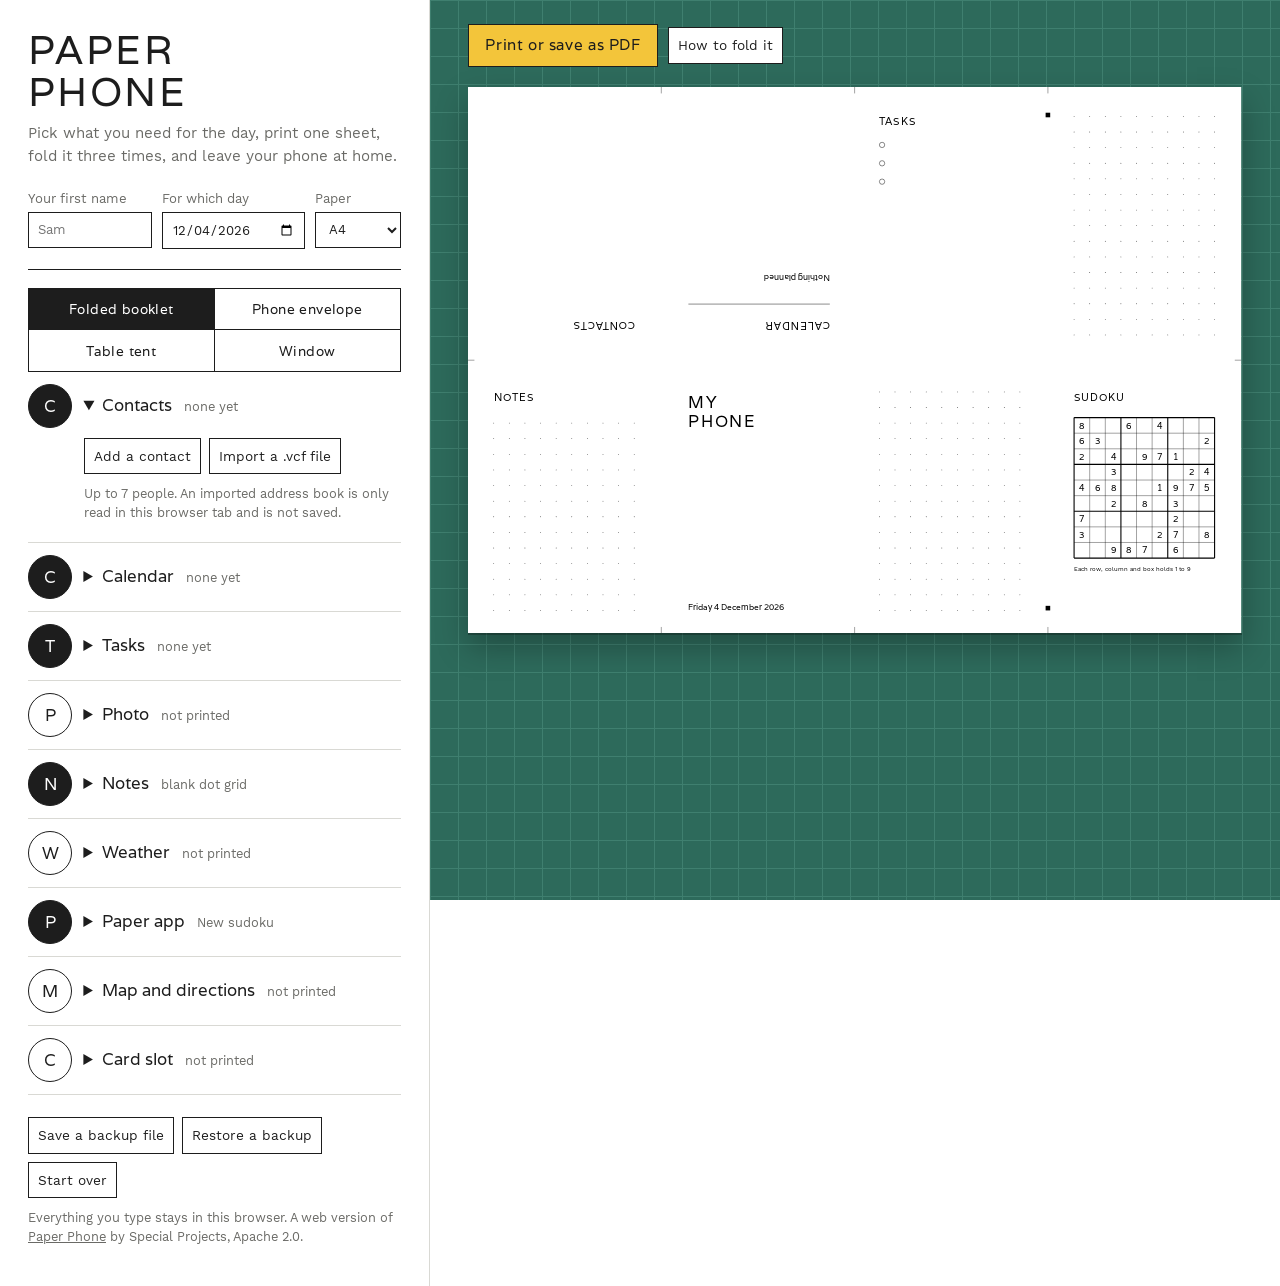
<file: index.html>
<!doctype html>
<html lang="en">
<head>
<meta charset="utf-8">
<meta name="viewport" content="width=device-width, initial-scale=1">
<title>Paper Phone</title>
<meta name="description" content="Print a one-page paper booklet with the contacts, plans and notes you need today, then leave your phone behind.">
<link rel="icon" href="data:image/svg+xml,%3Csvg xmlns=%27http://www.w3.org/2000/svg%27 viewBox=%270 0 32 32%27%3E%3Crect x=%277%27 y=%272%27 width=%2718%27 height=%2728%27 fill=%27%23fff%27 stroke=%27%231d1d1d%27 stroke-width=%272%27/%3E%3Cpath d=%27M11 9h10M11 14h10M11 19h6%27 stroke=%27%231d1d1d%27 stroke-width=%272%27/%3E%3C/svg%3E">
<link rel="stylesheet" href="css/app.css">
</head>
<body>
<main class="app">
  <div class="controls">
    <header class="intro">
      <h1>Paper Phone</h1>
      <p>Pick what you need for the day, print one sheet, fold it three times, and leave your phone at home.</p>
    </header>

    <div class="basics">
      <label>Your first name <input data-bind="name" autocomplete="given-name" maxlength="24" placeholder="Sam"></label>
      <label>For which day <input type="date" data-bind="date"></label>
      <label>Paper <select data-bind="paper"><option value="A4">A4</option><option value="Letter">US Letter</option></select></label>
    </div>

    <div class="sheetpick" role="group" aria-label="What to print">
      <button type="button" data-sheet="booklet" aria-pressed="true">Folded booklet</button>
      <button type="button" data-sheet="envelope" aria-pressed="false">Phone envelope</button>
      <button type="button" data-sheet="tent" aria-pressed="false">Table tent</button>
      <button type="button" data-sheet="window" aria-pressed="false">Window</button>
    </div>

    <section class="envbox" data-when="window">
      <p class="note lead">Cover the whole screen except one small window, and use only what fits in it: a clock, a focus timer, a camera, a compass, a list of steps, and a face. Turn your own case around so its camera hole sits over the screen, or print this paper sleeve with the same window.</p>
      <label>iPhone <select data-bind="win.model"><option value="iphone17pro">iPhone 17 Pro</option><option value="iphone17">iPhone 17</option></select></label>
      <p class="status" data-status="window" role="status"></p>
      <div class="row">
        <a class="filebtn" href="window.html">Open the Window app</a>
        <a class="filebtn" href="window-demo.html">Try it on this computer</a>
      </div>
      <p class="note">On the iPhone, open the Window app in Safari, choose Share, then Add to Home Screen, and start it from there so it fills the screen. The paper sleeve is open at the top and has a second opening on the back for the cameras.</p>
    </section>

    <section class="envbox" data-when="tent">
      <p class="note lead">A paper tent that covers everyone's phones for one meal. The last phone lies on top of the pile and lights the printed circles through the paper: it picks who answers, shows how long you have been at the table, and notices when a phone is picked up.</p>
      <label>Meal <input data-bind="tent.meal" maxlength="24" placeholder="Dinner"></label>
      <label>Who is at the table (2 to 8 names, one per line)
        <textarea data-bind="tent.names" rows="4" placeholder="Ann&#10;Ben&#10;Cleo&#10;Dan"></textarea></label>
      <label class="check"><input type="checkbox" data-check="tent.kids"> Children at the table</label>
      <label>Question for the table <textarea data-bind="tent.question" rows="2"></textarea></label>
      <div class="row"><button type="button" data-act="tent-question">Another question</button></div>
      <label>Game <select data-bind="tent.game" data-games></select></label>
      <label>Phone on top <select data-bind="env.model"><option value="a08">Samsung Galaxy A08</option><option value="pixel3a">Google Pixel 3a</option><option value="custom">Another phone (sizes under Phone envelope)</option></select></label>
      <p class="status" data-status="tent" role="status"></p>
      <p class="row"><a class="filebtn" href="tent-demo.html">Try the tent on this computer</a></p>
      <p class="note">The code printed on the tent opens <a href="tent.html">the tent page</a> on the phone. So that important calls still get through, that page asks everyone to switch on Do Not Disturb with starred contacts allowed before the phones go under.</p>
    </section>

    <section class="envbox" data-when="envelope">
      <p class="note lead">A paper sleeve for your phone. A keypad is printed over the screen and glows through the paper, so the phone only makes calls. The back carries your contacts or plans.</p>
      <label>Phone <select data-bind="env.model"><option value="a08">Samsung Galaxy A08</option><option value="pixel3a">Google Pixel 3a</option><option value="custom">Another phone (enter sizes)</option></select></label>
      <div class="sizes">
        <label>Height, mm <input type="number" step="0.1" min="100" max="200" data-bind="env.h"></label>
        <label>Width, mm <input type="number" step="0.1" min="50" max="100" data-bind="env.w"></label>
        <label>Thickness, mm <input type="number" step="0.1" min="5" max="15" data-bind="env.t"></label>
        <label>Screen, inches <input type="number" step="0.01" min="4" max="8" data-bind="env.diag"></label>
        <label>Screen ratio <input data-bind="env.ratio" placeholder="20:9"></label>
        <label>Screen starts, mm from top <input type="number" step="0.5" min="0" max="30" data-bind="env.bezel"></label>
      </div>
      <div class="sizes two">
        <label>Back of envelope, upper <select data-bind="env.backTop" data-panels></select></label>
        <label>Back of envelope, lower <select data-bind="env.backBottom" data-panels></select></label>
      </div>
      <p class="status" data-status="env" role="status"></p>
      <p class="row"><a class="filebtn" href="demo.html">Try the envelope on this computer</a></p>
      <p class="note">On the phone, open <a id="calllink" href="call.html">the keypad page</a> and press Start before sliding it into the envelope. If the printed circles sit above or below the glowing ones, change “Screen starts” by that many millimetres and print again.</p>
    </section>

    <div class="mods">
      <section class="mod" data-mod="contacts">
        <button class="dot" type="button" aria-pressed="false" aria-label="Include contacts">C</button>
        <details open><summary>Contacts <span class="hint"></span></summary>
          <div class="list" data-list="contacts"></div>
          <div class="row">
            <button type="button" data-act="add-contact">Add a contact</button>
            <button type="button" data-act="pick-contact" hidden>Choose from this phone</button>
            <label class="filebtn">Import a .vcf file <input type="file" accept=".vcf,text/vcard,text/x-vcard" data-file="vcf"></label>
          </div>
          <div class="imported" hidden>
            <input type="search" placeholder="Search imported contacts" aria-label="Search imported contacts">
            <ul></ul>
          </div>
          <p class="note">Up to 7 people. An imported address book is only read in this browser tab and is not saved.</p>
        </details>
      </section>

      <section class="mod" data-mod="calendar">
        <button class="dot" type="button" aria-pressed="false" aria-label="Include calendar">C</button>
        <details><summary>Calendar <span class="hint"></span></summary>
          <div class="list" data-list="events"></div>
          <div class="row">
            <button type="button" data-act="add-event">Add an event</button>
            <label class="filebtn">Import an .ics file <input type="file" accept=".ics,text/calendar" data-file="ics"></label>
          </div>
          <p class="note">The first 6 events are printed. Importing adds the events that fall on the day chosen above; export an .ics file from Google Calendar, Outlook or Apple Calendar.</p>
        </details>
      </section>

      <section class="mod" data-mod="tasks">
        <button class="dot" type="button" aria-pressed="false" aria-label="Include tasks">T</button>
        <details><summary>Tasks <span class="hint"></span></summary>
          <div class="list" data-list="tasks"></div>
          <div class="row"><button type="button" data-act="add-task">Add a task</button></div>
          <p class="note">Up to 9 tasks. Empty circles are added so you can write more by hand.</p>
        </details>
      </section>

      <section class="mod" data-mod="photo">
        <button class="dot" type="button" aria-pressed="false" aria-label="Include a photo">P</button>
        <details><summary>Photo <span class="hint"></span></summary>
          <div class="row">
            <label class="filebtn">Choose a picture <input type="file" accept="image/*" data-file="photo"></label>
            <button type="button" data-act="clear-photo">Remove picture</button>
          </div>
          <p class="note">A ticket, a screenshot, a face you like. It is printed in black and white; wide pictures are turned sideways to fill the panel.</p>
        </details>
      </section>

      <section class="mod" data-mod="notes">
        <button class="dot" type="button" aria-pressed="false" aria-label="Include notes">N</button>
        <details><summary>Notes <span class="hint"></span></summary>
          <label>Printed at the top of the notes panel (optional)
            <textarea data-bind="notesText" rows="3" placeholder="Leave empty for a blank dot grid"></textarea></label>
        </details>
      </section>

      <section class="mod" data-mod="weather">
        <button class="dot" type="button" aria-pressed="false" aria-label="Include weather">W</button>
        <details><summary>Weather <span class="hint"></span></summary>
          <label>Town or city <input data-bind="weather.query" placeholder="Lisbon" enterkeyhint="search"></label>
          <div class="row">
            <button type="button" data-act="weather-find">Get forecast</button>
            <button type="button" data-act="weather-here">Use my location</button>
            <label class="inline">Units <select data-bind="weather.unit"><option value="C">°C</option><option value="F">°F</option></select></label>
          </div>
          <p class="status" data-status="weather" role="status"></p>
          <p class="note">Forecast by Open-Meteo. No account or key needed.</p>
        </details>
      </section>

      <section class="mod" data-mod="paperapp">
        <button class="dot" type="button" aria-pressed="false" aria-label="Include a paper app">P</button>
        <details><summary>Paper app <span class="hint"></span></summary>
          <div class="apps" role="radiogroup" aria-label="Paper app"></div>
          <div class="row" data-show="puzzle"><button type="button" data-act="new-puzzle">Make a new puzzle</button></div>
          <div data-show="text">
            <label>Page title <input data-bind="paperapp.title" maxlength="20" placeholder="Shopping"></label>
            <label>Text <textarea data-bind="paperapp.text" rows="6" placeholder="Anything you want on paper: a list, a phrasebook, a poem"></textarea></label>
          </div>
        </details>
      </section>

      <section class="mod" data-mod="maps">
        <button class="dot" type="button" aria-pressed="false" aria-label="Include a map">M</button>
        <details><summary>Map and directions <span class="hint"></span></summary>
          <label>From <input data-bind="maps.from" placeholder="Rossio station, Lisbon"></label>
          <label>To <input data-bind="maps.to" placeholder="Castelo de São Jorge, Lisbon"></label>
          <div class="row">
            <label class="inline">Travel <select data-bind="maps.mode"><option value="foot">On foot</option><option value="bike">By bike</option><option value="car">By car</option></select></label>
            <button type="button" data-act="route">Get directions</button>
          </div>
          <p class="status" data-status="maps" role="status"></p>
          <p class="note">Printed on the back of the sheet, so print double sided (flip on the long edge). Map data from OpenStreetMap.</p>
        </details>
      </section>

      <section class="mod" data-mod="contactless">
        <button class="dot" type="button" aria-pressed="false" aria-label="Include card slot cut marks">C</button>
        <details><summary>Card slot <span class="hint"></span></summary>
          <p class="note">Adds four dotted cut lines around the paper app panel. Cut along them and the folded phone holds a bank or transit card.</p>
        </details>
      </section>
    </div>

    <footer class="foot">
      <div class="row">
        <button type="button" data-act="backup">Save a backup file</button>
        <label class="filebtn">Restore a backup <input type="file" accept=".json,application/json" data-file="backup"></label>
        <button type="button" data-act="reset">Start over</button>
      </div>
      <p class="note">Everything you type stays in this browser. A web version of <a href="https://experiments.withgoogle.com/paper-phone">Paper Phone</a> by Special Projects, Apache 2.0.</p>
    </footer>
  </div>

  <div class="mat">
    <div class="bar">
      <button type="button" class="primary" data-act="print">Print or save as PDF</button>
      <button type="button" data-act="fold">How to fold it</button>
      <span class="status" data-status="main" role="status"></span>
    </div>
    <div class="pages" id="pages"></div>
  </div>
</main>

<dialog id="fold">
  <h2>Folding your Paper Phone</h2>
  <ol>
    <li>Lay the sheet printed side down (map side up, if you printed one). Fold it in half like closing a book, so the print is on the outside.</li>
    <li>Fold the top edge down to the bottom edge, so the two small black squares meet on the inside.</li>
    <li>Fold in half once more, with your name on the front cover.</li>
  </ol>
  <p>If you added the card slot, cut along the four dotted lines before folding and tuck your card into the corners.</p>
  <p>For the phone envelope and the table tent, the steps are printed on the sheet itself.</p>
  <p>When printing, choose 100% scale (not “fit to page”) and no headers or footers. The booklet and the tent print landscape, the envelope portrait.</p>
  <form method="dialog"><button class="primary">Close</button></form>
</dialog>

<dialog id="reset">
  <h2>Start over?</h2>
  <p>This clears your name, contacts, events, tasks, picture and route from this browser. It cannot be undone.</p>
  <form method="dialog" class="row"><button class="primary" data-act="reset-yes">Clear everything</button><button>Keep my sheet</button></form>
</dialog>

<script src="js/tools.js"></script>
<script src="js/keypad.js"></script>
<script src="js/sheet.js"></script>
<script src="js/envelope.js"></script>
<script src="js/vendor/qrcode.js"></script>
<script src="js/tent.js"></script>
<script src="js/app.js"></script>
</body>
</html>
</file>
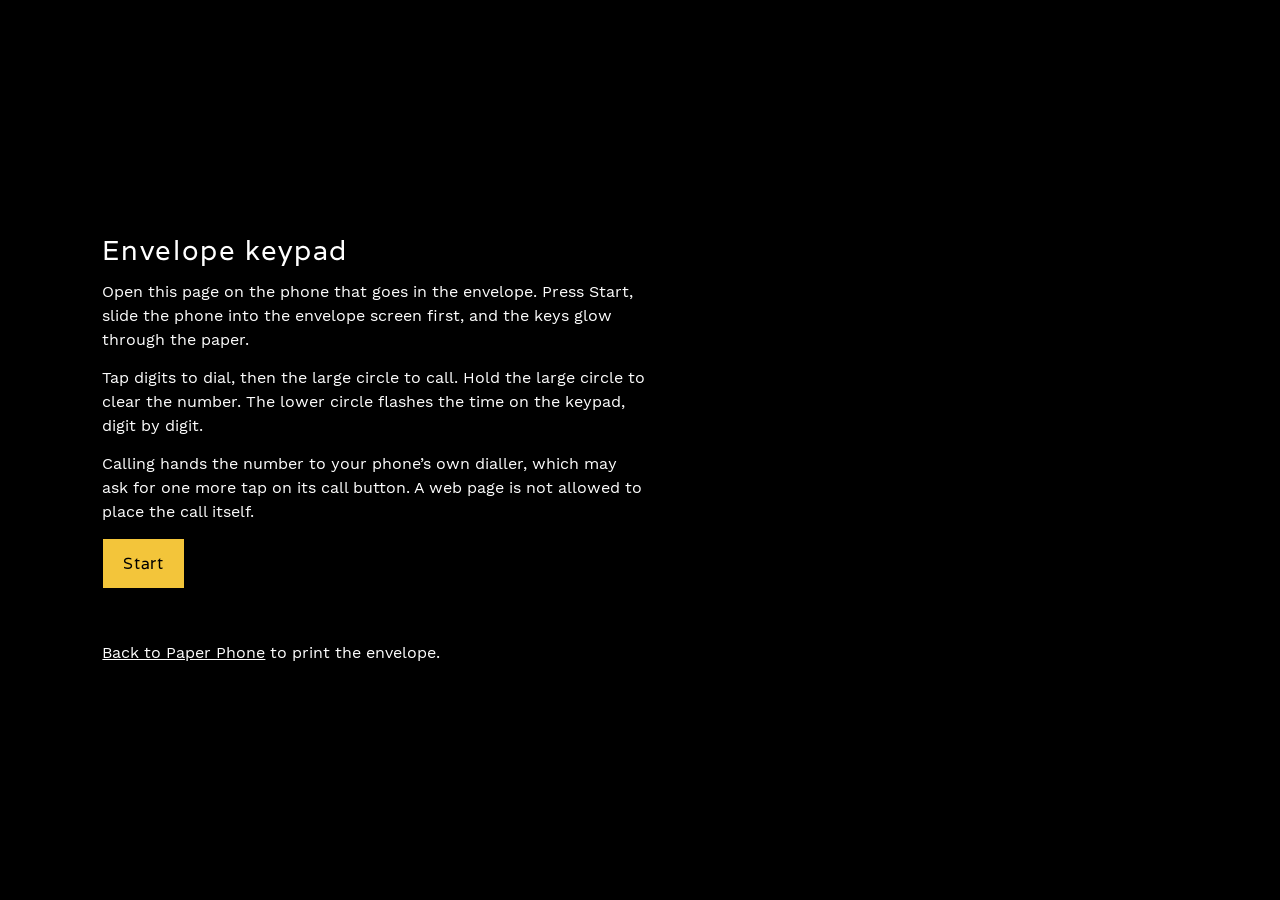
<file: call.html>
<!doctype html>
<html lang="en">
<head>
<meta charset="utf-8">
<link rel="icon" href="data:image/svg+xml,%3Csvg xmlns=%27http://www.w3.org/2000/svg%27 viewBox=%270 0 32 32%27%3E%3Crect x=%277%27 y=%272%27 width=%2718%27 height=%2728%27 fill=%27%23fff%27 stroke=%27%231d1d1d%27 stroke-width=%272%27/%3E%3Cpath d=%27M11 9h10M11 14h10M11 19h6%27 stroke=%27%231d1d1d%27 stroke-width=%272%27/%3E%3C/svg%3E">
<meta name="viewport" content="width=device-width, initial-scale=1, viewport-fit=cover, user-scalable=no">
<meta name="theme-color" content="#000000">
<title>Envelope keypad – Paper Phone</title>
<style>
@font-face { font-family: Varela; src: url(fonts/varela_regular.otf) format("opentype"); }
@font-face { font-family: "Work Sans"; src: url(fonts/worksans_regular.ttf) format("truetype"); }
html, body { margin: 0; height: 100%; background: #000; color: #fff; overflow: hidden; font: 16px/1.5 "Work Sans", sans-serif;
  -webkit-user-select: none; user-select: none; -webkit-tap-highlight-color: transparent; touch-action: manipulation; }
#pad { position: fixed; inset: 0; }
.key { position: absolute; border-radius: 50%; border: 0; padding: 0; background: #fff; opacity: .3; transform: translate(-50%, -50%);
  font: 0/0 a; color: transparent; }
.key.lit { opacity: 1; }
.key[data-id="call"].ready { opacity: .8; }
#exit { position: absolute; left: 8%; top: 4%; width: 44px; height: 44px; background: none; border: 0; color: #777; font-size: 26px; }
#cover { position: fixed; inset: 0; background: #000; display: flex; flex-direction: column; justify-content: center; padding: 8vw; gap: 14px; overflow: auto; }
#cover.resume { background: #fff; color: #000; }
#cover.resume .long { display: none; }
#cover h1 { font: 400 1.7rem/1.15 Varela, sans-serif; letter-spacing: .06em; margin: 0; }
#cover p { margin: 0; max-width: 34em; }
#cover button, #cover a.btn { font: 1rem Varela, sans-serif; letter-spacing: .04em; padding: 14px 20px; border: 1.5px solid currentColor; background: #f3c53a; color: #000; align-self: flex-start; text-decoration: none; }
#cover a { color: inherit; }
#checks { display: flex; flex-direction: column; gap: 14px; }
#checklist { margin: 0; padding: 0; list-style: none; }
#checklist li { padding: 6px 0 6px 1.7em; position: relative; border-top: 1px solid #333; }
#checklist li::before { content: "✓"; position: absolute; left: 0; color: #8fd694; }
#checklist li.bad::before { content: "!"; color: #ffb4a8; font-weight: 700; }
#cover button.quiet { background: none; color: #fff; }
#cover.resume #checks, #cover.checking .long, #cover.checking #start { display: none; }
#stat { color: #bbb; min-height: 1.5em; }
#cover.resume #stat { color: #333; }
[hidden] { display: none !important; }
.demo #pad { filter: blur(2.5px); } /* light spreads a little inside paper */
:focus-visible { outline: 3px solid #6aa9ff; outline-offset: 3px; }
</style>
</head>
<body>
<div id="pad" aria-label="Phone keypad"></div>
<div id="cover">
  <h1 id="heading">Envelope keypad</h1>
  <p class="long">Open this page on the phone that goes in the envelope. Press Start, slide the phone into the envelope screen first, and the keys glow through the paper.</p>
  <p class="long">Tap digits to dial, then the large circle to call. Hold the large circle to clear the number. The lower circle flashes the time on the keypad, digit by digit.</p>
  <p class="long">Calling hands the number to your phone’s own dialler, which may ask for one more tap on its call button. A web page is not allowed to place the call itself.</p>
  <button id="start" type="button">Start</button>
  <div id="checks" hidden>
    <p>Do this before the paper goes on. Nothing should ask you anything once the phone is in the envelope.</p>
    <ul id="checklist"></ul>
    <p>The first call can make the phone ask which app should dial. Try it now and choose “Always”, then come back to this page.</p>
    <button id="testcall" type="button" class="quiet">Try the call hand-off</button>
    <button id="go" type="button">Show the keypad</button>
  </div>
  <p id="stat" role="status"></p>
  <p class="long"><a href="index.html">Back to Paper Phone</a> to print the envelope.</p>
</div>
<script src="js/keypad.js"></script>
<script src="js/call.js"></script>
</body>
</html>
</file>
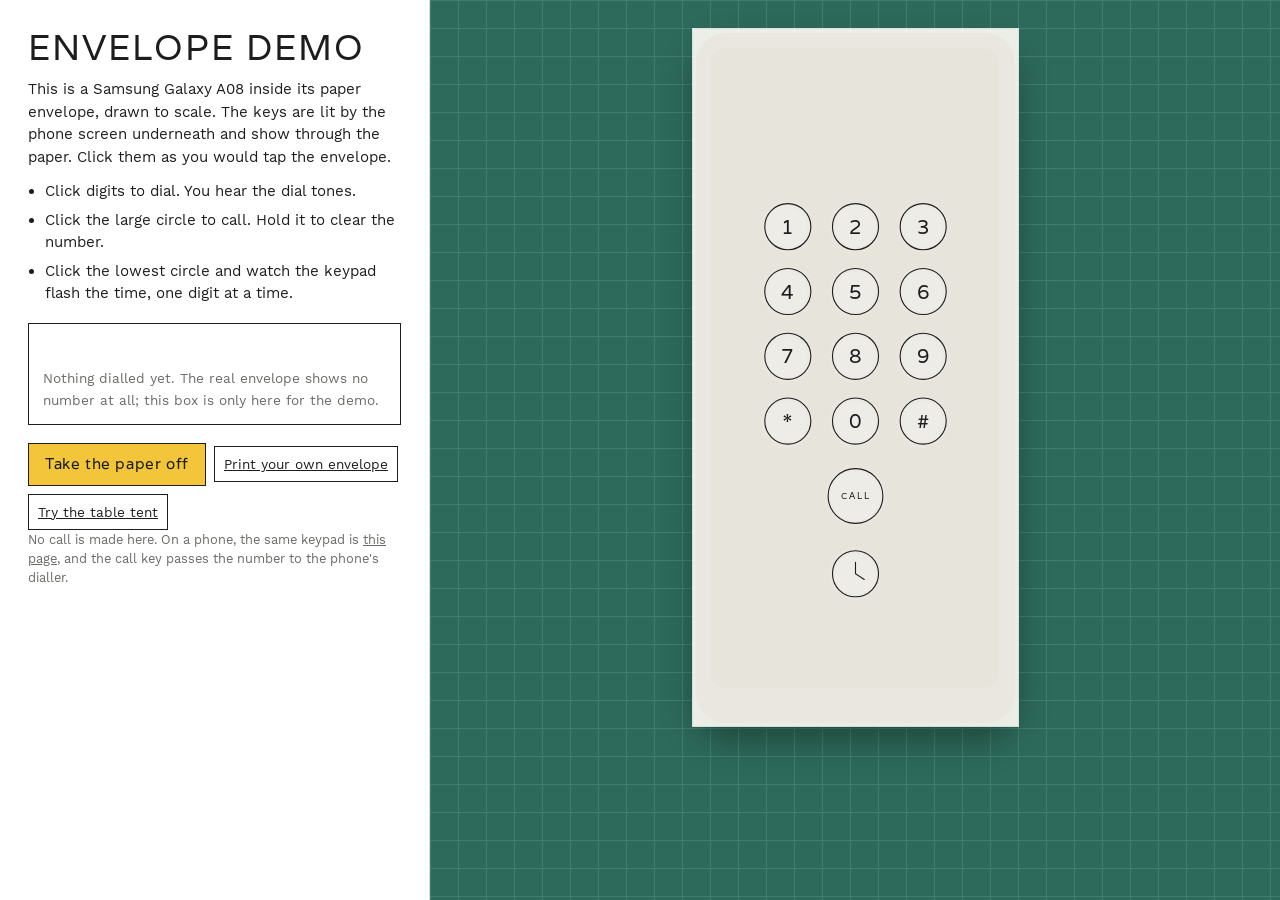
<file: demo.html>
<!doctype html>
<html lang="en">
<head>
<meta charset="utf-8">
<link rel="icon" href="data:image/svg+xml,%3Csvg xmlns=%27http://www.w3.org/2000/svg%27 viewBox=%270 0 32 32%27%3E%3Crect x=%277%27 y=%272%27 width=%2718%27 height=%2728%27 fill=%27%23fff%27 stroke=%27%231d1d1d%27 stroke-width=%272%27/%3E%3Cpath d=%27M11 9h10M11 14h10M11 19h6%27 stroke=%27%231d1d1d%27 stroke-width=%272%27/%3E%3C/svg%3E">
<meta name="viewport" content="width=device-width, initial-scale=1">
<title>Envelope demo – Paper Phone</title>
<meta name="description" content="Try the Paper Phone envelope on a computer: a phone in a paper sleeve, with a keypad that glows through.">
<link rel="stylesheet" href="css/app.css">
<style>
.demo-app { display: grid; grid-template-columns: minmax(300px, 430px) 1fr; min-height: 100vh; }
.demo-text { padding: 28px 28px 40px; border-right: 1px solid var(--line); }
.demo-text h1 { font-size: 2.2rem; line-height: 1.08; letter-spacing: .06em; text-transform: uppercase; margin: 0 0 12px; }
.demo-text p { margin: 0 0 12px; max-width: 34em; }
.demo-text ul { margin: 0 0 14px; padding-left: 1.1em; }
.demo-text li { margin-bottom: 6px; }
.demo-text a { color: inherit; }
.readout { border: 1px solid var(--ink); padding: 12px 14px; margin: 18px 0; min-height: 5.2em; }
.readout b { display: block; font: 400 1.5rem/1.3 var(--display); letter-spacing: .08em; min-height: 1.3em; word-break: break-all; }
.readout span { font-size: .85rem; color: var(--soft); }
.stage { display: flex; justify-content: center; align-items: flex-start; padding: 28px 14px 40px; position: static; height: auto; min-height: 100vh; }
.sleeve { position: relative; width: 327px; height: 699px; flex: none; }
.phone { position: absolute; left: 4px; top: 5px; width: 319px; height: 690px; background: #16181b; border-radius: 30px; box-shadow: 0 16px 34px rgba(0,0,0,.35); }
.phone iframe { position: absolute; left: 15.5px; top: 14.5px; width: 288px; height: 640px; border: 0; border-radius: 16px; background: #000; display: block; }
.paper, .ink { position: absolute; inset: 0; pointer-events: none; transition: transform .45s ease, opacity .45s ease; }
.paper { background: #e7e4dc; mix-blend-mode: screen; box-shadow: inset 0 0 0 1px #cfcbc0; }
.ink svg { display: block; width: 100%; height: 100%; }
.sleeve.lifted .paper, .sleeve.lifted .ink { transform: translateY(-104%); opacity: 0; }
@media (prefers-reduced-motion: reduce) { .paper, .ink { transition: none; } }
@media (max-width: 800px) { .demo-app { grid-template-columns: 1fr; } .demo-text { border-right: 0; padding: 22px 16px; } .stage { min-height: 0; } }
</style>
</head>
<body>
<main class="demo-app">
  <div class="demo-text">
    <h1>Envelope demo</h1>
    <p>This is a Samsung Galaxy A08 inside its paper envelope, drawn to scale. The keys are lit by the phone screen underneath and show through the paper. Click them as you would tap the envelope.</p>
    <ul>
      <li>Click digits to dial. You hear the dial tones.</li>
      <li>Click the large circle to call. Hold it to clear the number.</li>
      <li>Click the lowest circle and watch the keypad flash the time, one digit at a time.</li>
    </ul>
    <div class="readout" role="status" aria-live="polite">
      <b id="digits"></b>
      <span id="line">Nothing dialled yet. The real envelope shows no number at all; this box is only here for the demo.</span>
    </div>
    <div class="row">
      <button type="button" class="primary" id="lift" aria-pressed="false">Take the paper off</button>
      <a class="filebtn" href="index.html">Print your own envelope</a>
      <a class="filebtn" href="tent-demo.html">Try the table tent</a>
    </div>
    <p class="note">No call is made here. On a phone, the same keypad is <a href="call.html">this page</a>, and the call key passes the number to the phone's dialler.</p>
  </div>
  <div class="mat stage">
    <div class="sleeve" id="sleeve">
      <div class="phone"><iframe id="screen" src="call.html?demo=1" title="Phone screen with the glowing keypad"></iframe></div>
      <div class="paper"></div>
      <div class="ink" id="ink"></div>
    </div>
  </div>
</main>
<script src="js/keypad.js"></script>
<script>
(function () {
  // Same numbers as the printed envelope: Galaxy A08, drawn at 4.124 px per mm.
  var phone = PP.PHONES.a08, scr = PP.screenSize(phone.diag, phone.ratio), k = 640 / scr.h;
  var ox = 4 + 15.5, oy = 5 + 14.5; // where the screen sits inside the sleeve, px
  var svg = '<svg xmlns="http://www.w3.org/2000/svg" viewBox="0 0 327 699" fill="none" stroke="#1d1d1d" stroke-width="1.1">';
  PP.keypad(scr.w * k, scr.h * k).forEach(function (key) {
    var cx = ox + key.x, cy = oy + key.y;
    svg += '<circle cx="' + cx + '" cy="' + cy + '" r="' + key.r + '"/>';
    if (key.label) svg += '<text x="' + cx + '" y="' + (cy + (key.label === "*" ? 11 : 7)) + '" text-anchor="middle" font-family="Varela, sans-serif" font-size="' + (key.label === "*" ? 26 : 20) + '" fill="#1d1d1d" stroke="none">' + key.label + '</text>';
    if (key.id === "call") svg += '<text x="' + cx + '" y="' + (cy + 3.5) + '" text-anchor="middle" font-family="Varela, sans-serif" font-size="9" letter-spacing="2" fill="#1d1d1d" stroke="none">CALL</text>';
    if (key.id === "clock") svg += '<path d="M' + cx + " " + (cy - key.r * 0.5) + "V" + cy + "l" + key.r * 0.38 + " " + key.r * 0.25 + '" stroke-linecap="round"/>';
  });
  document.getElementById("ink").innerHTML = svg + "</svg>";

  var digits = document.getElementById("digits"), line = document.getElementById("line"), frame = document.getElementById("screen");
  window.addEventListener("message", function (e) {
    if (e.source !== frame.contentWindow || !e.data || !e.data.paperphone) return;
    var m = e.data;
    if (m.type === "number") {
      digits.textContent = m.number;
      if (m.number) line.textContent = m.number.length < 3 ? "Keep going: a number needs at least 3 digits." : "The call key is glowing brighter. Click it to call, or hold it to clear.";
      else if (line.dataset.called !== "1") line.textContent = "Number cleared.";
      line.dataset.called = "";
    } else if (m.type === "call") {
      digits.textContent = m.number;
      line.textContent = "Calling. On a real phone the dialler opens now with this number.";
      line.dataset.called = "1";
    } else if (m.type === "short") line.textContent = "Dial at least 3 digits before calling.";
  });

  var lift = document.getElementById("lift"), sleeve = document.getElementById("sleeve");
  lift.addEventListener("click", function () {
    var off = sleeve.classList.toggle("lifted");
    lift.setAttribute("aria-pressed", String(off));
    lift.textContent = off ? "Put the paper back" : "Take the paper off";
  });
})();
</script>
</body>
</html>
</file>
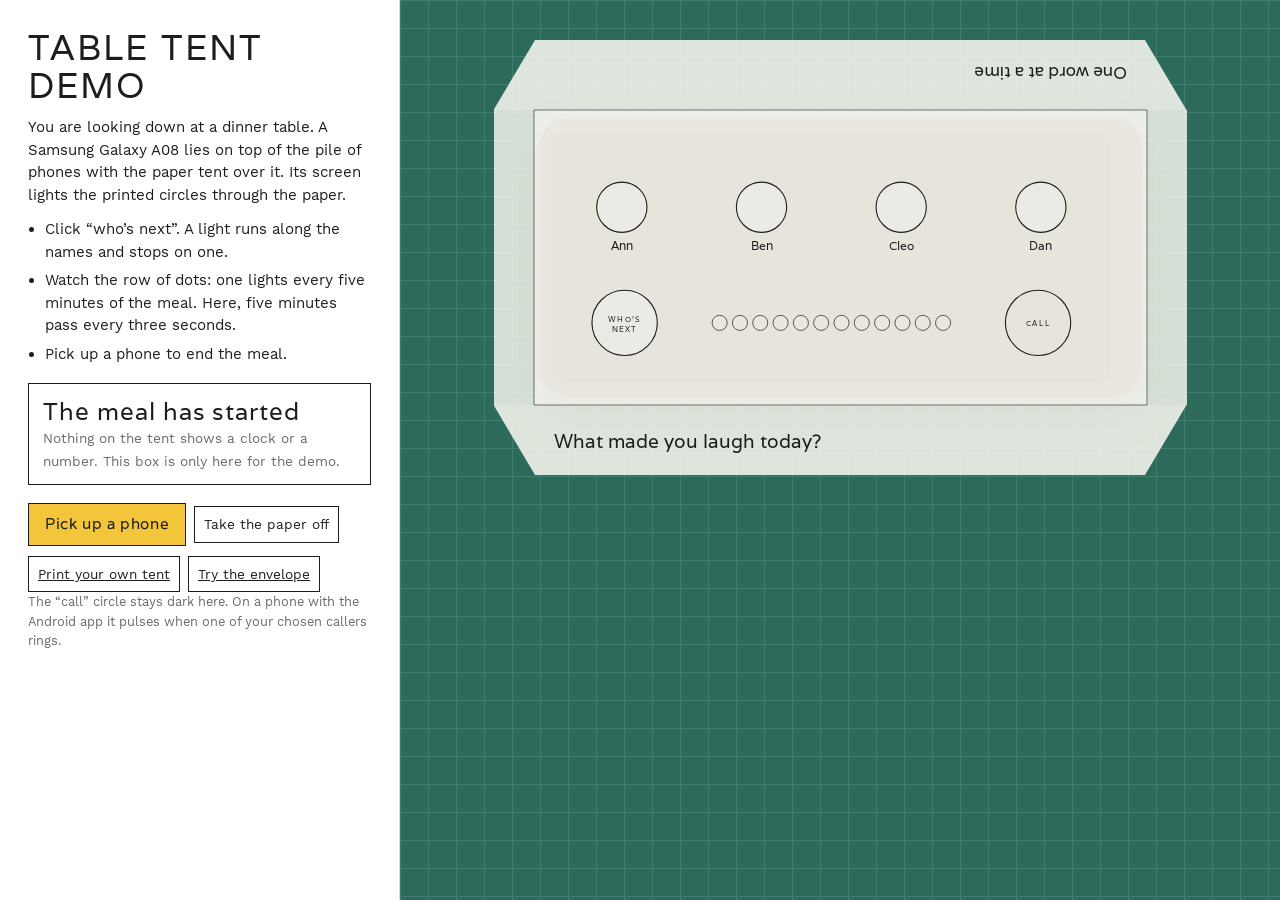
<file: tent-demo.html>
<!doctype html>
<html lang="en">
<head>
<meta charset="utf-8">
<link rel="icon" href="data:image/svg+xml,%3Csvg xmlns=%27http://www.w3.org/2000/svg%27 viewBox=%270 0 32 32%27%3E%3Crect x=%277%27 y=%272%27 width=%2718%27 height=%2728%27 fill=%27%23fff%27 stroke=%27%231d1d1d%27 stroke-width=%272%27/%3E%3Cpath d=%27M11 9h10M11 14h10M11 19h6%27 stroke=%27%231d1d1d%27 stroke-width=%272%27/%3E%3C/svg%3E">
<meta name="viewport" content="width=device-width, initial-scale=1">
<title>Table tent demo – Paper Phone</title>
<meta name="description" content="Try the Paper Phone table tent on a computer: a phone under a paper tent that picks who is next and counts the meal.">
<link rel="stylesheet" href="css/app.css">
<style>
.demo-app { display: grid; grid-template-columns: minmax(300px, 400px) 1fr; min-height: 100vh; }
.demo-text { padding: 28px 28px 40px; border-right: 1px solid var(--line); }
.demo-text h1 { font-size: 2.2rem; line-height: 1.08; letter-spacing: .06em; text-transform: uppercase; margin: 0 0 12px; }
.demo-text p { margin: 0 0 12px; max-width: 34em; }
.demo-text ul { margin: 0 0 14px; padding-left: 1.1em; }
.demo-text li { margin-bottom: 6px; }
.demo-text a { color: inherit; }
.readout { border: 1px solid var(--ink); padding: 12px 14px; margin: 18px 0; min-height: 5.6em; }
.readout b { display: block; font: 400 1.5rem/1.3 var(--display); letter-spacing: .04em; min-height: 1.3em; }
.readout span { font-size: .85rem; color: var(--soft); }
.stage { display: flex; justify-content: center; align-items: flex-start; padding: 40px 14px; position: static; height: auto; min-height: 100vh; overflow: auto; }
/* seen from above, 3.6 px to the millimetre: the flat top with the two long sides sloping away */
.tent { position: relative; width: 693px; height: 435px; flex: none; }
.phone { position: absolute; left: 45px; top: 78px; width: 603px; height: 279px; background: #16181b; border-radius: 30px; box-shadow: 0 16px 34px rgba(0,0,0,.35); overflow: hidden; }
.phone iframe { position: absolute; left: 167px; top: -140px; width: 251px; height: 559px; border: 0; border-radius: 14px; background: #000; transform: rotate(-90deg); }
.paper, .ink { position: absolute; inset: 0; pointer-events: none; transition: transform .45s ease, opacity .45s ease; }
.paper { mix-blend-mode: screen; }
.paper i { position: absolute; display: block; }
.paper .top { left: 40px; top: 70px; width: 613px; height: 295px; background: #e7e4dc; }
.paper .side { left: 0; width: 693px; height: 70px; background: #d6d2c8; }
.paper .side.far { top: 0; clip-path: polygon(6% 0, 94% 0, 100% 100%, 0 100%); }
.paper .side.near { top: 365px; clip-path: polygon(0 0, 100% 0, 94% 100%, 6% 100%); }
.paper .end { top: 70px; width: 40px; height: 295px; background: #cdc9be; }
.paper .end.l { left: 0; } .paper .end.r { left: 653px; }
.ink svg { display: block; width: 100%; height: 100%; }
.tent.lifted .paper, .tent.lifted .ink { transform: translateY(-110%); opacity: 0; }
@media (prefers-reduced-motion: reduce) { .paper, .ink { transition: none; } }
@media (max-width: 1150px) { .demo-app { grid-template-columns: 1fr; } .demo-text { border-right: 0; padding: 22px 16px; } .stage { min-height: 0; justify-content: flex-start; } }
</style>
</head>
<body>
<main class="demo-app">
  <div class="demo-text">
    <h1>Table tent demo</h1>
    <p>You are looking down at a dinner table. A Samsung Galaxy A08 lies on top of the pile of phones with the paper tent over it. Its screen lights the printed circles through the paper.</p>
    <ul>
      <li>Click “who’s next”. A light runs along the names and stops on one.</li>
      <li>Watch the row of dots: one lights every five minutes of the meal. Here, five minutes pass every three seconds.</li>
      <li>Pick up a phone to end the meal.</li>
    </ul>
    <div class="readout" role="status" aria-live="polite">
      <b id="big">The meal has started</b>
      <span id="line">Nothing on the tent shows a clock or a number. This box is only here for the demo.</span>
    </div>
    <div class="row">
      <button type="button" class="primary" id="pickup">Pick up a phone</button>
      <button type="button" id="lift" aria-pressed="false">Take the paper off</button>
    </div>
    <div class="row">
      <a class="filebtn" href="index.html">Print your own tent</a>
      <a class="filebtn" href="demo.html">Try the envelope</a>
    </div>
    <p class="note">The “call” circle stays dark here. On a phone with the Android app it pulses when one of your chosen callers rings.</p>
  </div>
  <div class="mat stage">
    <div class="tent" id="tent">
      <div class="phone"><iframe id="screen" src="tent.html?demo=1&amp;fast=1#n=4" title="Phone screen with the tent lights"></iframe></div>
      <div class="paper"><i class="side far"></i><i class="top"></i><i class="side near"></i><i class="end l"></i><i class="end r"></i></div>
      <div class="ink" id="ink"></div>
    </div>
  </div>
</main>
<script src="js/keypad.js"></script>
<script>
(function () {
  var NAMES = ["Ann", "Ben", "Cleo", "Dan"];
  var phone = PP.PHONES.a08, scr = PP.screenSize(phone.diag, phone.ratio), k = 3.6;
  var ox = 40 + (1.5 + phone.bezel) * k, oy = 70 + (295 - scr.w * k) / 2; // where the screen sits under the top, px
  var svg = '<svg xmlns="http://www.w3.org/2000/svg" viewBox="0 0 693 435" fill="none" stroke="#1d1d1d" stroke-width="1.1" font-family="Varela, sans-serif">';
  var T = function (s, x, y, size, extra) { return '<text x="' + x + '" y="' + y + '" font-size="' + size + '" fill="#1d1d1d" stroke="none" ' + (extra || "") + ">" + s + "</text>"; };
  PP.tentLayout(NAMES.length, scr.h * k, scr.w * k).forEach(function (it) {
    var cx = ox + it.x, cy = oy + it.y;
    svg += '<circle cx="' + cx + '" cy="' + cy + '" r="' + it.r + '"' + (it.id[0] === "t" ? ' stroke-width=".7"' : "") + "/>";
    if (it.id[0] === "p") svg += T(NAMES[+it.id.slice(1)], cx, cy + it.r + 18, 12, 'text-anchor="middle"');
    if (it.id === "next") svg += T("WHO’S", cx, cy - 1, 7.5, 'text-anchor="middle" letter-spacing="1.2"') + T("NEXT", cx, cy + 9, 7.5, 'text-anchor="middle" letter-spacing="1.2"');
    if (it.id === "call") svg += T("CALL", cx, cy + 3, 7.5, 'text-anchor="middle" letter-spacing="1.6"');
  });
  // the two long sides, as they look from above: the far one reads from the other side of the table
  svg += T("What made you laugh today?", 60, 408, 19);
  svg += '<g transform="rotate(180 346.5 35)">' + T("One word at a time", 60, 43, 17) + "</g>";
  svg += '<path d="M40 70H653M40 365H653M40 70V365M653 70V365" stroke-width=".6"/>';
  document.getElementById("ink").innerHTML = svg + "</svg>";

  var big = document.getElementById("big"), line = document.getElementById("line"), frame = document.getElementById("screen");
  var pickup = document.getElementById("pickup"), over = false;
  window.addEventListener("message", function (e) {
    if (e.source !== frame.contentWindow || !e.data || !e.data.paperphone) return;
    var m = e.data;
    if (m.type === "picked") { big.textContent = NAMES[m.index] + " is next"; line.textContent = "The circle above that name stays lit for a few seconds."; }
    else if (m.type === "dots" && !over) {
      if (m.lit > 0) line.textContent = m.lit + (m.lit === 1 ? " dot is lit: " : " dots are lit: ") + m.lit * 5 + " minutes at the table.";
    } else if (m.type === "end") {
      over = true;
      big.textContent = "The meal is over";
      line.textContent = m.minutes + " minutes at the table before a phone was picked up. The next tent you print would say so.";
      pickup.textContent = "Start another meal";
    }
  });
  pickup.addEventListener("click", function () {
    if (over) {
      over = false;
      frame.contentWindow.postMessage({ paperphone: true, type: "restart" }, "*");
      big.textContent = "The meal has started"; line.textContent = "Click “who’s next” on the tent.";
      pickup.textContent = "Pick up a phone";
    } else frame.contentWindow.postMessage({ paperphone: true, type: "pickup" }, "*");
  });
  var lift = document.getElementById("lift"), tent = document.getElementById("tent");
  lift.addEventListener("click", function () {
    var off = tent.classList.toggle("lifted");
    lift.setAttribute("aria-pressed", String(off));
    lift.textContent = off ? "Put the paper back" : "Take the paper off";
  });
})();
</script>
</body>
</html>
</file>
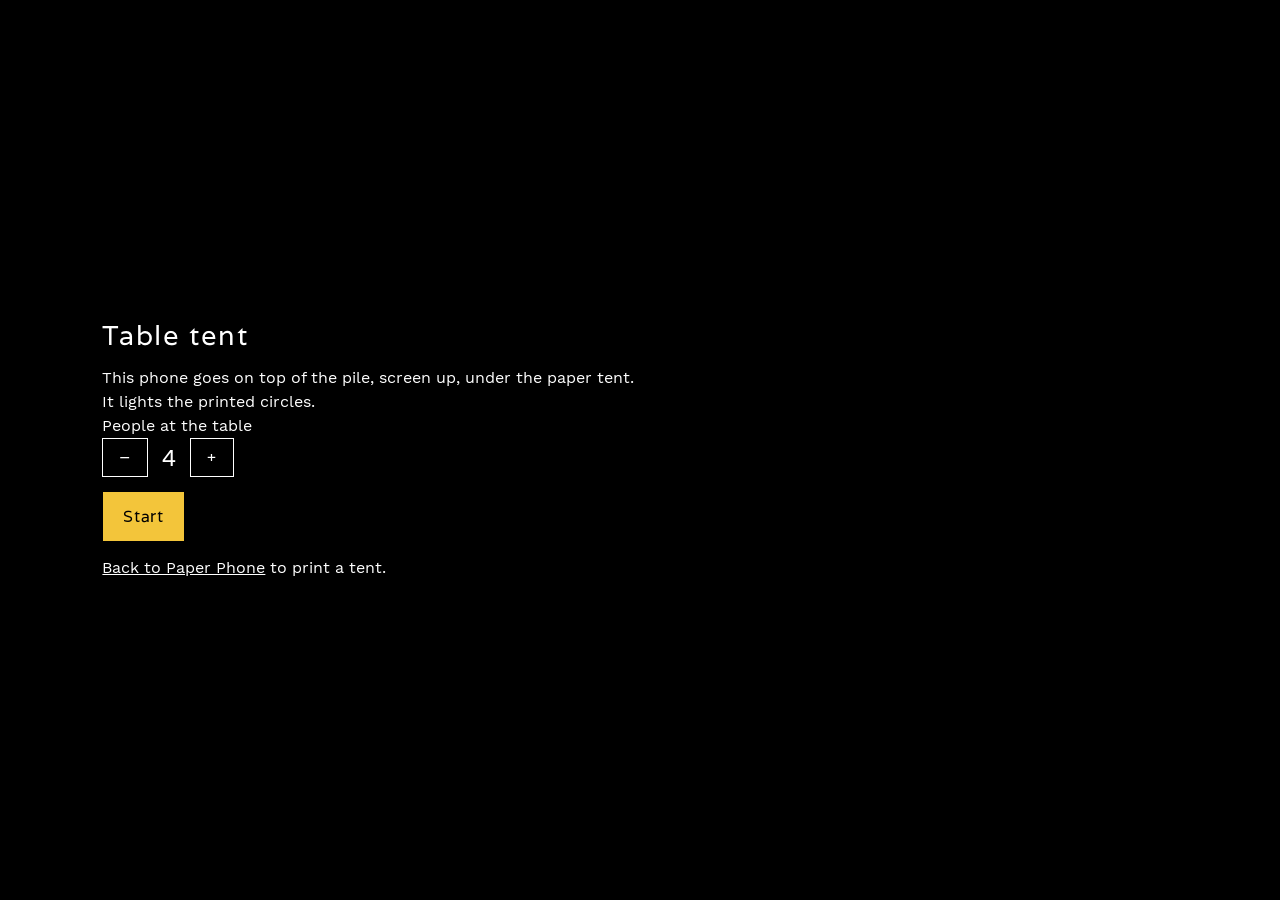
<file: tent.html>
<!doctype html>
<html lang="en">
<head>
<meta charset="utf-8">
<link rel="icon" href="data:image/svg+xml,%3Csvg xmlns=%27http://www.w3.org/2000/svg%27 viewBox=%270 0 32 32%27%3E%3Crect x=%277%27 y=%272%27 width=%2718%27 height=%2728%27 fill=%27%23fff%27 stroke=%27%231d1d1d%27 stroke-width=%272%27/%3E%3Cpath d=%27M11 9h10M11 14h10M11 19h6%27 stroke=%27%231d1d1d%27 stroke-width=%272%27/%3E%3C/svg%3E">
<meta name="viewport" content="width=device-width, initial-scale=1, viewport-fit=cover, user-scalable=no">
<meta name="theme-color" content="#000000">
<title>Table tent – Paper Phone</title>
<style>
@font-face { font-family: Varela; src: url(fonts/varela_regular.otf) format("opentype"); }
@font-face { font-family: "Work Sans"; src: url(fonts/worksans_regular.ttf) format("truetype"); }
html, body { margin: 0; height: 100%; background: #000; color: #fff; overflow: hidden; font: 16px/1.5 "Work Sans", sans-serif;
  -webkit-user-select: none; user-select: none; -webkit-tap-highlight-color: transparent; touch-action: manipulation; }
#lights { position: fixed; inset: 0; }
.light { position: absolute; border-radius: 50%; background: #fff; opacity: .22; transform: translate(-50%, -50%); transition: opacity .12s linear; }
.light.dot { opacity: .1; }
.light.on { opacity: 1; }
.light.dot.on { opacity: .95; }
#cover { position: fixed; inset: 0; background: #000; display: flex; flex-direction: column; justify-content: center; padding: 8vw; gap: 14px; overflow: auto; }
#cover.done { background: #fff; color: #000; }
#cover h1 { font: 400 1.7rem/1.15 Varela, sans-serif; letter-spacing: .06em; margin: 0; }
#cover p { margin: 0; max-width: 34em; }
#cover button { font: 1rem Varela, sans-serif; letter-spacing: .04em; padding: 14px 20px; border: 1.5px solid currentColor; background: #f3c53a; color: #000; align-self: flex-start; }
#cover button.quiet { background: none; color: inherit; padding: 8px 16px; }
#count { display: flex; align-items: center; gap: 14px; font: 1.4rem Varela, sans-serif; }
#checklist { margin: 0; padding: 0; list-style: none; }
#checklist li { padding: 6px 0 6px 1.7em; position: relative; border-top: 1px solid #333; }
#checklist li::before { content: "✓"; position: absolute; left: 0; color: #8fd694; }
#checklist li.bad::before { content: "!"; color: #ffb4a8; font-weight: 700; }
#checklist li.todo::before { content: "•"; color: #f3c53a; }
#cover a { color: inherit; }
[hidden] { display: none !important; }
:focus-visible { outline: 3px solid #6aa9ff; outline-offset: 3px; }
</style>
</head>
<body>
<div id="lights" aria-hidden="true"></div>
<div id="cover">
  <h1 id="heading">Table tent</h1>
  <div id="intro">
    <p>This phone goes on top of the pile, screen up, under the paper tent. It lights the printed circles.</p>
    <p>People at the table</p>
    <div id="count"><button type="button" class="quiet" id="fewer" aria-label="One fewer">−</button><span id="people">4</span><button type="button" class="quiet" id="more" aria-label="One more">+</button></div>
  </div>
  <div id="checks" hidden>
    <p>Before the tent goes on:</p>
    <ul id="checklist"></ul>
  </div>
  <p id="result" hidden></p>
  <button id="start" type="button">Start</button>
  <p><a href="index.html">Back to Paper Phone</a> to print a tent.</p>
</div>
<script src="js/keypad.js"></script>
<script src="js/tentpage.js"></script>
</body>
</html>
</file>
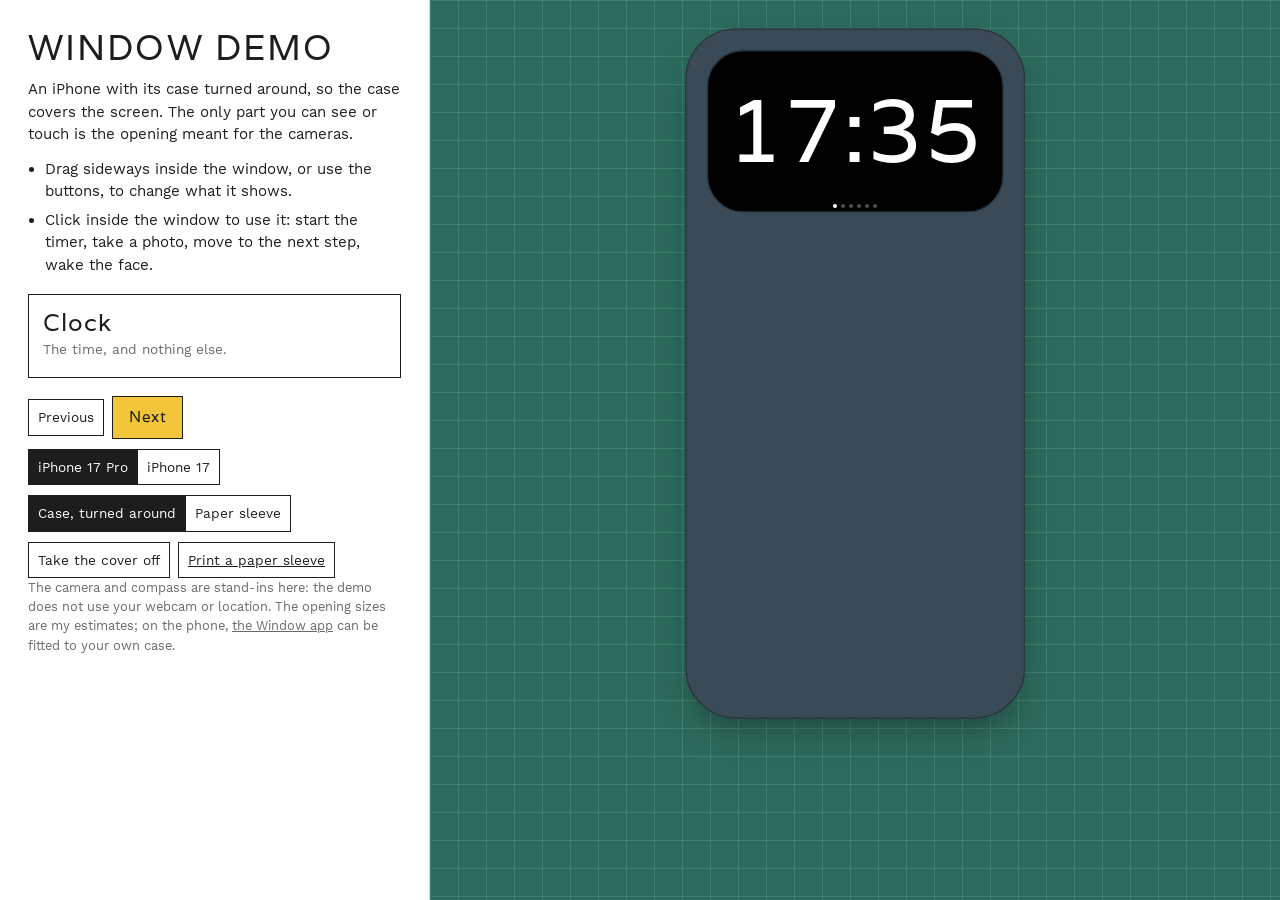
<file: window-demo.html>
<!doctype html>
<html lang="en">
<head>
<meta charset="utf-8">
<link rel="icon" href="data:image/svg+xml,%3Csvg xmlns=%27http://www.w3.org/2000/svg%27 viewBox=%270 0 32 32%27%3E%3Crect x=%277%27 y=%272%27 width=%2718%27 height=%2728%27 fill=%27%23fff%27 stroke=%27%231d1d1d%27 stroke-width=%272%27/%3E%3Cpath d=%27M11 9h10M11 14h10M11 19h6%27 stroke=%27%231d1d1d%27 stroke-width=%272%27/%3E%3C/svg%3E">
<meta name="viewport" content="width=device-width, initial-scale=1">
<title>Window demo – Paper Phone</title>
<meta name="description" content="Try the Paper Phone Window on a computer: an iPhone with its case turned around, used through the camera opening.">
<link rel="stylesheet" href="css/app.css">
<style>
.demo-app { display: grid; grid-template-columns: minmax(300px, 430px) 1fr; min-height: 100vh; }
.demo-text { padding: 28px 28px 40px; border-right: 1px solid var(--line); }
.demo-text h1 { font-size: 2.2rem; line-height: 1.08; letter-spacing: .06em; text-transform: uppercase; margin: 0 0 12px; }
.demo-text p { margin: 0 0 12px; max-width: 34em; }
.demo-text ul { margin: 0 0 14px; padding-left: 1.1em; }
.demo-text li { margin-bottom: 6px; }
.demo-text a { color: inherit; }
.readout { border: 1px solid var(--ink); padding: 12px 14px; margin: 18px 0; min-height: 5.6em; }
.readout b { display: block; font: 400 1.5rem/1.3 var(--display); letter-spacing: .04em; }
.readout span { font-size: .85rem; color: var(--soft); }
.seg { display: flex; }
.seg button + button { border-left: 0; }
.seg button[aria-pressed="true"] { background: var(--ink); color: var(--paper); }
.stage { display: flex; justify-content: center; align-items: flex-start; padding: 28px 14px 40px; position: static; height: auto; min-height: 100vh; }
.rig { position: relative; flex: none; }
.phone { position: absolute; background: #16181b; border-radius: 44px; box-shadow: 0 16px 34px rgba(0,0,0,.35); }
.phone iframe { position: absolute; border: 0; border-radius: 34px; background: #000; display: block; }
.cover { position: absolute; inset: 0; pointer-events: none; transition: transform .45s ease, opacity .45s ease; }
.cover svg { display: block; width: 100%; height: 100%; }
.rig.lifted .cover { transform: translateY(-104%); opacity: 0; }
@media (prefers-reduced-motion: reduce) { .cover { transition: none; } }
@media (max-width: 800px) { .demo-app { grid-template-columns: 1fr; } .demo-text { border-right: 0; padding: 22px 16px; } .stage { min-height: 0; } }
</style>
</head>
<body>
<main class="demo-app">
  <div class="demo-text">
    <h1>Window demo</h1>
    <p>An iPhone with its case turned around, so the case covers the screen. The only part you can see or touch is the opening meant for the cameras.</p>
    <ul>
      <li>Drag sideways inside the window, or use the buttons, to change what it shows.</li>
      <li>Click inside the window to use it: start the timer, take a photo, move to the next step, wake the face.</li>
    </ul>
    <div class="readout" role="status" aria-live="polite">
      <b id="big">Clock</b>
      <span id="line">Six things fit in the window. This box is only here for the demo.</span>
    </div>
    <div class="row">
      <button type="button" id="prev">Previous</button>
      <button type="button" class="primary" id="next">Next</button>
    </div>
    <div class="row"><div class="seg" id="model"><button type="button" data-v="iphone17pro" aria-pressed="true">iPhone 17 Pro</button><button type="button" data-v="iphone17" aria-pressed="false">iPhone 17</button></div></div>
    <div class="row"><div class="seg" id="kind"><button type="button" data-v="case" aria-pressed="true">Case, turned around</button><button type="button" data-v="paper" aria-pressed="false">Paper sleeve</button></div></div>
    <div class="row">
      <button type="button" id="lift" aria-pressed="false">Take the cover off</button>
      <a class="filebtn" href="index.html">Print a paper sleeve</a>
    </div>
    <p class="note">The camera and compass are stand-ins here: the demo does not use your webcam or location. The opening sizes are my estimates; on the phone, <a href="window.html">the Window app</a> can be fitted to your own case.</p>
  </div>
  <div class="mat stage"><div class="rig" id="rig"><div class="phone" id="phone"><iframe id="screen" title="iPhone screen behind the cover"></iframe></div><div class="cover" id="cover"></div></div></div>
</main>
<script src="js/keypad.js"></script>
<script>
(function () {
  var $ = function (id) { return document.getElementById(id); };
  var NOTES = {
    "Clock": "The time, and nothing else.",
    "Focus timer": "Click the window to begin. It fills with light instead of counting down.",
    "Camera": "Click the window to take a photo. There is a shutter and no gallery.",
    "Compass": "The arrow points back to a place you saved before the cover went on.",
    "Steps": "A recipe or a list, one step at a time. Click the right side for the next step, the left side to go back.",
    "Face": "It blinks, dozes off when the phone lies still, and wakes when it is picked up. Click it."
  };
  var model = "iphone17pro", kind = "case", frame = $("screen");

  function build() {
    var p = PP.PHONES[model], scr = PP.screenSize(p.diag, p.ratio), k = 300 / scr.w, m = 2 * k; // the cover is 2 mm bigger all round
    var bw = p.w * k, bh = p.h * k, sw = scr.w * k, sh = scr.h * k;
    var rig = $("rig"), phone = $("phone");
    rig.style.width = bw + 2 * m + "px"; rig.style.height = bh + 2 * m + "px";
    phone.style.left = phone.style.top = m + "px"; phone.style.width = bw + "px"; phone.style.height = bh + "px";
    frame.style.left = (bw - sw) / 2 + "px"; frame.style.top = p.bezel * k + "px"; frame.style.width = sw + "px"; frame.style.height = sh + "px";
    frame.src = "window.html?demo=1&model=" + model;
    var w = p.win, x = m + w.x * k, y = m + w.y * k, ww = w.w * k, wh = w.h * k, r = w.r * k, W = bw + 2 * m, H = bh + 2 * m;
    var rr = function (x, y, w, h, r) { return "M" + (x + r) + " " + y + "h" + (w - 2 * r) + "a" + r + " " + r + " 0 0 1 " + r + " " + r + "v" + (h - 2 * r) + "a" + r + " " + r + " 0 0 1 -" + r + " " + r + "h-" + (w - 2 * r) + "a" + r + " " + r + " 0 0 1 -" + r + " -" + r + "v-" + (h - 2 * r) + "a" + r + " " + r + " 0 0 1 " + r + " -" + r + "z"; };
    var fill = kind === "case" ? "#3a4a57" : "#ece9e1", edge = kind === "case" ? "#2b3842" : "#c9c5b9", corner = kind === "case" ? 50 : 6;
    $("cover").innerHTML = '<svg xmlns="http://www.w3.org/2000/svg" viewBox="0 0 ' + W + " " + H + '"><path fill-rule="evenodd" fill="' + fill + '" stroke="' + edge + '" stroke-width="1.5" d="' + rr(1, 1, W - 2, H - 2, corner) + rr(x, y, ww, wh, r) + '"/></svg>';
  }

  window.addEventListener("message", function (e) {
    if (e.source !== frame.contentWindow || !e.data || !e.data.paperphone) return;
    if (e.data.type === "app") { $("big").textContent = e.data.name; $("line").textContent = NOTES[e.data.name] || ""; }
    if (e.data.type === "note") $("line").textContent = e.data.text;
  });
  var send = function (type) { frame.contentWindow.postMessage({ paperphone: true, type: type }, "*"); };
  $("next").addEventListener("click", function () { send("next"); });
  $("prev").addEventListener("click", function () { send("prev"); });
  function seg(id, set) {
    $(id).addEventListener("click", function (e) {
      var v = e.target.dataset.v; if (!v) return;
      set(v);
      Array.prototype.forEach.call($(id).children, function (b) { b.setAttribute("aria-pressed", String(b.dataset.v === v)); });
      build();
    });
  }
  seg("model", function (v) { model = v; });
  seg("kind", function (v) { kind = v; });
  $("lift").addEventListener("click", function () {
    var off = $("rig").classList.toggle("lifted");
    $("lift").setAttribute("aria-pressed", String(off));
    $("lift").textContent = off ? "Put the cover back" : "Take the cover off";
  });
  build();
})();
</script>
</body>
</html>
</file>
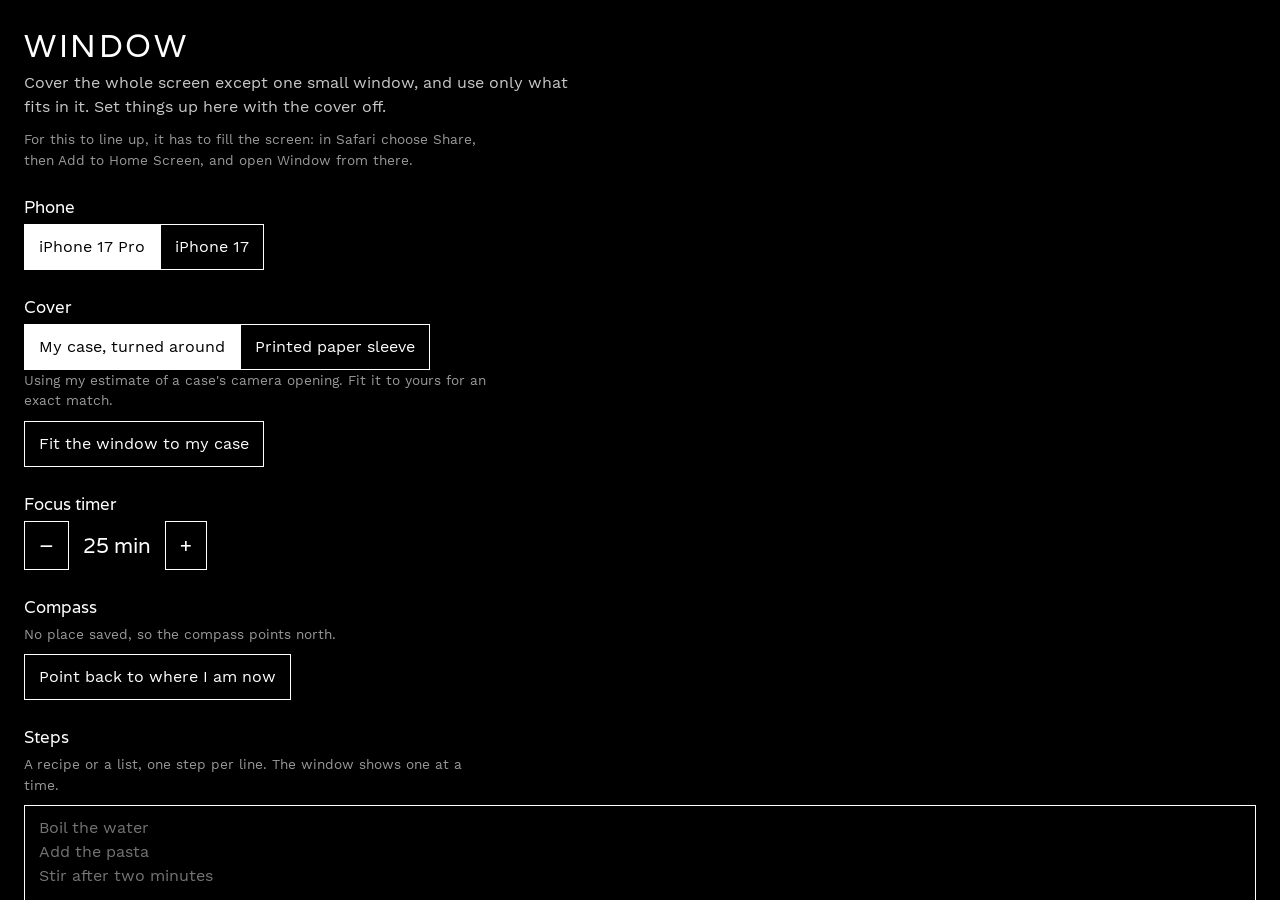
<file: window.html>
<!doctype html>
<html lang="en">
<head>
<meta charset="utf-8">
<link rel="icon" href="data:image/svg+xml,%3Csvg xmlns=%27http://www.w3.org/2000/svg%27 viewBox=%270 0 32 32%27%3E%3Crect x=%277%27 y=%272%27 width=%2718%27 height=%2728%27 fill=%27%23fff%27 stroke=%27%231d1d1d%27 stroke-width=%272%27/%3E%3Cpath d=%27M11 9h10M11 14h10M11 19h6%27 stroke=%27%231d1d1d%27 stroke-width=%272%27/%3E%3C/svg%3E">
<meta name="viewport" content="width=device-width, initial-scale=1, viewport-fit=cover, user-scalable=no">
<meta name="theme-color" content="#000000">
<meta name="apple-mobile-web-app-capable" content="yes">
<meta name="mobile-web-app-capable" content="yes">
<meta name="apple-mobile-web-app-status-bar-style" content="black-translucent">
<meta name="apple-mobile-web-app-title" content="Window">
<link rel="apple-touch-icon" href="window-icon-180.png">
<link rel="manifest" href="manifest.webmanifest">
<title>Window – Paper Phone</title>
<style>
@font-face { font-family: Varela; src: url(fonts/varela_regular.otf) format("opentype"); }
@font-face { font-family: "Work Sans"; src: url(fonts/worksans_regular.ttf) format("truetype"); }
* { box-sizing: border-box; }
html, body { margin: 0; height: 100%; background: #000; color: #fff; font: 16px/1.5 "Work Sans", sans-serif;
  -webkit-user-select: none; user-select: none; -webkit-tap-highlight-color: transparent; -webkit-touch-callout: none; }
body { overscroll-behavior: none; }
[hidden] { display: none !important; }
:focus-visible { outline: 3px solid #6aa9ff; outline-offset: 3px; }

/* setup: used with the cover off */
#setup { position: fixed; inset: 0; overflow: auto; padding: calc(env(safe-area-inset-top) + 28px) 24px calc(env(safe-area-inset-bottom) + 40px); }
#setup h1 { font: 400 2rem/1.1 Varela, sans-serif; letter-spacing: .08em; text-transform: uppercase; margin: 0 0 8px; }
#setup h2 { font: 400 1.05rem Varela, sans-serif; margin: 26px 0 6px; }
#setup p { margin: 0 0 10px; color: #c9c9c9; max-width: 34em; }
#setup p.small { font-size: .85rem; color: #9a9a9a; }
#setup button, #setup textarea { font: inherit; color: #fff; background: #000; border: 1px solid #fff; border-radius: 0; padding: 10px 14px; min-height: 44px; }
#setup button[aria-pressed="true"] { background: #fff; color: #000; }
#setup button.primary { background: #f3c53a; color: #000; border-color: #f3c53a; font: 1.05rem Varela, sans-serif; letter-spacing: .04em; padding: 14px 22px; margin-top: 28px; }
#setup textarea { width: 100%; -webkit-user-select: text; user-select: text; }
.seg { display: flex; flex-wrap: wrap; gap: 0; }
.seg button + button { border-left: 0; }
.stepper { display: flex; align-items: center; gap: 14px; font: 1.3rem Varela, sans-serif; }
#photos { display: flex; flex-wrap: wrap; gap: 8px; margin: 6px 0; }
#photos img { width: 72px; height: 72px; object-fit: cover; border: 1px solid #555; }
#setup a { color: inherit; }

/* the window: everything else on the screen stays black and is under the cover */
#stage { position: fixed; inset: 0; background: #000; touch-action: none; }
#win { position: absolute; overflow: hidden; background: #000; color: #fff; display: flex; align-items: center; justify-content: center; text-align: center; }
#dots { position: absolute; left: 0; right: 0; bottom: 4px; display: flex; justify-content: center; gap: 4px; pointer-events: none; }
#dots i { width: 4px; height: 4px; border-radius: 50%; background: #fff; opacity: .3; }
#dots i.on { opacity: 1; }
#app { position: absolute; inset: 0; display: flex; align-items: center; justify-content: center; }
#app .big { font-family: Varela, sans-serif; line-height: 1; letter-spacing: .02em; }
#app .sub { position: absolute; left: 0; right: 0; bottom: 12px; font-size: 11px; letter-spacing: .08em; color: #bbb; }
#app .fill { position: absolute; left: 0; right: 0; bottom: 0; background: #fff; }
#app .ring { border: 2px solid #fff; border-radius: 50%; }
#app.done { animation: pulse 1s steps(2, start) infinite; }
@keyframes pulse { 50% { background: #fff; } }
#app video, #app canvas.view { position: absolute; inset: 0; width: 100%; height: 100%; object-fit: cover; filter: grayscale(1) contrast(1.05); }
#app .flash { position: absolute; inset: 0; background: #fff; opacity: 0; transition: opacity .25s; pointer-events: none; }
#app .step { padding: 8px 12px 18px; font-family: Varela, sans-serif; line-height: 1.2; overflow: hidden; max-height: 100%; }
#hint { position: absolute; left: 0; right: 0; bottom: calc(env(safe-area-inset-bottom) + 24px); text-align: center; font-size: .8rem; color: #666; padding: 0 24px; }
#trace { position: fixed; inset: 0; background: #000; touch-action: none; display: flex; align-items: center; justify-content: center; text-align: center; padding: 30px; color: #999; }
@media (prefers-reduced-motion: reduce) { #app.done { animation: none; background: #fff; } }
</style>
</head>
<body>
<div id="setup">
  <h1>Window</h1>
  <p>Cover the whole screen except one small window, and use only what fits in it. Set things up here with the cover off.</p>
  <p class="small" id="install" hidden>For this to line up, it has to fill the screen: in Safari choose Share, then Add to Home Screen, and open Window from there.</p>

  <h2>Phone</h2>
  <div class="seg" id="model"><button type="button" data-v="iphone17pro">iPhone 17 Pro</button><button type="button" data-v="iphone17">iPhone 17</button></div>

  <h2>Cover</h2>
  <div class="seg" id="cover"><button type="button" data-v="case">My case, turned around</button><button type="button" data-v="paper">Printed paper sleeve</button></div>
  <p class="small" id="fitline"></p>
  <button type="button" id="fit">Fit the window to my case</button>

  <h2>Focus timer</h2>
  <div class="stepper"><button type="button" id="less" aria-label="Five minutes less">−</button><span id="mins">25 min</span><button type="button" id="more" aria-label="Five minutes more">+</button></div>

  <h2>Compass</h2>
  <p class="small" id="placeline"></p>
  <button type="button" id="place">Point back to where I am now</button>

  <h2>Steps</h2>
  <p class="small">A recipe or a list, one step per line. The window shows one at a time.</p>
  <textarea id="steps" rows="5" placeholder="Boil the water&#10;Add the pasta&#10;Stir after two minutes"></textarea>

  <h2>Photos taken through the window</h2>
  <p class="small" id="photoline"></p>
  <div id="photos"></div>
  <button type="button" id="clearphotos" hidden>Delete these photos</button>

  <div><button type="button" class="primary" id="start">Start</button></div>
  <p class="small" id="startline"></p>
  <p class="small">In the window: swipe sideways to change what it shows, tap to use it, and hold for three seconds to come back here. <a href="index.html">Back to Paper Phone</a></p>
</div>

<div id="trace" hidden><p id="tracetext"></p></div>

<div id="stage" hidden>
  <div id="win"><div id="app"></div><div id="dots"></div></div>
  <p id="hint">Hold the window for three seconds to leave.</p>
</div>

<script src="js/keypad.js"></script>
<script src="js/window.js"></script>
</body>
</html>
</file>
<file: css/app.css>
/* Paper Phone – a white sheet on a cutting mat. */
@font-face { font-family: Varela; src: url(../fonts/varela_regular.otf) format("opentype"); font-display: swap; }
@font-face { font-family: "Work Sans"; src: url(../fonts/worksans_regular.ttf) format("truetype"); font-display: swap; }

:root {
  --mat: #2d6a5b;
  --mat-line: #3f7f6f;
  --paper: #ffffff;
  --ink: #1d1d1d;
  --soft: #6a6a66;
  --line: #d9d9d4;
  --pencil: #f3c53a;
  --display: Varela, "Noto Sans Thai", "Leelawadee UI", sans-serif;
  --body: "Work Sans", "Noto Sans Thai", "Leelawadee UI", sans-serif;
}
* { box-sizing: border-box; }
html { -webkit-text-size-adjust: 100%; }
body { margin: 0; font: 15px/1.5 var(--body); color: var(--ink); background: var(--paper); }
h1, h2, summary, .primary, figcaption { font-family: var(--display); font-weight: 400; }
[hidden] { display: none !important; }

.app { display: grid; grid-template-columns: minmax(340px, 430px) 1fr; min-height: 100vh; }
.controls { padding: 28px 28px 40px; border-right: 1px solid var(--line); }
.intro h1 { font-size: 2.5rem; line-height: 1.05; letter-spacing: .06em; margin: 0 0 10px; text-transform: uppercase; max-width: 5em; }
.intro p { margin: 0 0 22px; color: var(--soft); max-width: 34em; }

label { display: block; font-size: .82rem; color: var(--soft); margin: 10px 0 0; }
input, select, textarea, button, .filebtn {
  font: inherit; color: var(--ink); background: var(--paper); border: 1px solid var(--ink); border-radius: 0;
  padding: 7px 9px; min-height: 36px;
}
label > input, label > textarea, label > select { display: block; width: 100%; margin-top: 3px; }
textarea { resize: vertical; }
button, .filebtn { cursor: pointer; font-size: .85rem; color: var(--ink); display: inline-flex; align-items: center; }
button:hover, .filebtn:hover { background: #f1f1ee; }
button:disabled { opacity: .4; cursor: default; }
.filebtn { margin: 0; position: relative; }
.filebtn input { position: absolute; inset: 0; opacity: 0; width: 100%; cursor: pointer; }
.primary { background: var(--pencil); border-color: var(--ink); font-size: .95rem; letter-spacing: .04em; padding: 9px 16px; }
.primary:hover { background: #ffd95a; }
:focus-visible, .filebtn:focus-within { outline: 3px solid #1f6fd6; outline-offset: 2px; }

.basics { display: grid; grid-template-columns: 1.3fr 1.2fr .9fr; gap: 10px; padding-bottom: 20px; border-bottom: 1px solid var(--ink); }
.basics label { margin: 0; }
.row { display: flex; flex-wrap: wrap; gap: 8px; align-items: center; margin-top: 10px; }
.inline { display: inline-flex; align-items: center; gap: 6px; margin: 0; }
.note { font-size: .8rem; color: var(--soft); margin: 10px 0 0; }
.status { font-size: .85rem; margin: 8px 0 0; min-height: 1.3em; }
.status.error { color: #a3261a; }

/* module rows: the circle is the on/off switch, as in the original app */
.mod { display: grid; grid-template-columns: 44px 1fr; gap: 0 12px; padding: 12px 0; border-bottom: 1px solid var(--line); }
.dot {
  width: 44px; height: 44px; border-radius: 50%; padding: 0; justify-content: center;
  font: 1.05rem var(--display); border: 1.5px solid var(--ink); background: var(--paper);
}
.dot[aria-pressed="true"] { background: var(--ink); color: var(--paper); }
.dot[aria-pressed="true"]:hover { background: #000; }
summary { cursor: pointer; font-size: 1.05rem; padding: 9px 0; list-style-position: outside; margin-left: 1.1em; }
summary .hint { font: .8rem var(--body); color: var(--soft); margin-left: 8px; }
details[open] { padding-bottom: 8px; }

.item { display: grid; gap: 6px; margin-top: 6px; }
.item-contacts { grid-template-columns: 1fr 1fr 36px; }
.item-events { grid-template-columns: 1fr 94px 94px 36px; }
.item-tasks { grid-template-columns: 1fr 112px 36px; }
.item input, .item select { min-width: 0; width: 100%; }
.del { justify-content: center; padding: 0; font-size: 1.2rem; border-color: var(--line); }

.imported { margin-top: 10px; }
.imported input { width: 100%; }
.imported ul { list-style: none; margin: 6px 0 0; padding: 0; max-height: 220px; overflow: auto; border: 1px solid var(--line); }
.imported li { display: flex; gap: 8px; align-items: center; padding: 4px 6px; border-bottom: 1px solid var(--line); font-size: .88rem; }
.imported li button { min-height: 28px; padding: 2px 8px; }
.imported small { color: var(--soft); margin-left: auto; }

.apps { display: grid; grid-template-columns: repeat(auto-fill, minmax(84px, 1fr)); gap: 8px; }
.app-tile { margin: 0; text-align: center; font-size: .72rem; color: var(--ink); cursor: pointer; padding: 6px 4px; border: 1px solid var(--line); position: relative; }
.app-tile input { position: absolute; opacity: 0; inset: 0; width: 100%; height: 100%; min-height: 0; cursor: pointer; }
.app-tile img, .app-tile .glyph { display: block; width: 64px; height: 100px; margin: 0 auto 4px; }
.app-tile .glyph { font: 2rem/100px var(--display); border: 1px dashed var(--soft); }
.app-tile:has(input:checked) { border: 2px solid var(--ink); padding: 5px 3px; background: #fbf3d3; }
.app-tile:has(input:focus-visible) { outline: 3px solid #1f6fd6; outline-offset: 2px; }

.foot { margin-top: 22px; }
.foot a { color: inherit; }

/* the cutting mat */
.mat {
  background-color: var(--mat);
  background-image: linear-gradient(var(--mat-line) 1px, transparent 1px), linear-gradient(90deg, var(--mat-line) 1px, transparent 1px);
  background-size: 28px 28px;
  padding: 24px clamp(14px, 3vw, 40px) 48px;
  position: sticky; top: 0; align-self: start; height: 100vh; overflow: auto;
}
.bar { display: flex; flex-wrap: wrap; gap: 10px; align-items: center; margin-bottom: 20px; }
.bar .status { color: #fff; margin: 0; }
.bar .status.error { color: #ffd9d2; }
.pages { display: grid; gap: 26px; max-width: 1100px; }
.page { margin: 0; }
.page figcaption { color: #dcebe6; font-size: .8rem; letter-spacing: .1em; margin-bottom: 6px; display: none; }
.pages.two figcaption { display: block; }
.page svg { display: block; width: 100%; height: auto; box-shadow: 0 2px 0 rgba(0, 0, 0, .25), 0 14px 30px rgba(0, 0, 0, .28); }

dialog { border: 1.5px solid var(--ink); padding: 26px 28px; max-width: 34rem; font: inherit; color: var(--ink); }
dialog::backdrop { background: rgba(20, 50, 42, .6); }
dialog h2 { margin: 0 0 12px; font-size: 1.3rem; letter-spacing: .04em; }
dialog li { margin-bottom: 8px; }

@media (max-width: 900px) {
  .app { grid-template-columns: 1fr; }
  .mat { position: static; height: auto; order: -1; padding-bottom: 28px; }
  .controls { border-right: 0; padding: 22px 16px 36px; }
  .basics { grid-template-columns: 1fr 1fr; }
  .basics label:first-child { grid-column: 1 / -1; }
  .item-events { grid-template-columns: 1fr 1fr 36px; }
  .item-events input:first-child { grid-column: 1 / -1; }
}

@media print {
  html, body { background: #fff; }
  .controls, .bar, dialog, .page figcaption { display: none !important; }
  .app, .pages { display: block; max-width: none; }
  .mat { background: none; padding: 0; position: static; height: auto; overflow: visible; }
  .page { break-after: page; page-break-after: always; break-inside: avoid; width: 100vw; height: 100vh; overflow: hidden; }
  .page:last-child { break-after: auto; page-break-after: auto; }
  .page svg { width: 100%; height: 100%; box-shadow: none; }
}

/* booklet / envelope switch and envelope settings */
.sheetpick { display: grid; grid-template-columns: 1fr 1fr; margin: 18px 0 0; }
.sheetpick button { justify-content: center; font: .95rem var(--display); letter-spacing: .03em; min-height: 42px; }
.sheetpick button + button { border-left: 0; }
.sheetpick button[aria-pressed="true"] { background: var(--ink); color: var(--paper); }
.envbox { padding: 6px 0 16px; border-bottom: 1px solid var(--ink); }
.envbox .lead { color: var(--ink); font-size: .88rem; }
.sizes { display: grid; grid-template-columns: repeat(3, 1fr); gap: 0 10px; }
.sizes.two { grid-template-columns: 1fr 1fr; }
.envbox a { color: inherit; }
.is-envelope .dot { visibility: hidden; }
.is-envelope [data-mod="maps"], .is-envelope [data-mod="contactless"] { display: none; }
.pages.portrait { max-width: 620px; }
@media (max-width: 900px) { .sizes { grid-template-columns: 1fr 1fr; } }

/* table tent */
.sheetpick { grid-template-columns: 1fr 1fr 1fr; }
.sheetpick button { font-size: .85rem; padding: 7px 4px; }
.is-tent .mods { display: none; }
label.check { display: flex; align-items: center; gap: 8px; color: var(--ink); font-size: .9rem; }
label.check input { min-height: 0; width: 18px; height: 18px; margin: 0; accent-color: var(--ink); }

/* four sheets: two rows of two */
.sheetpick { grid-template-columns: 1fr 1fr; }
.sheetpick button:nth-child(n+3) { border-top: 0; }
.sheetpick button:nth-child(3) { border-left: 1px solid var(--ink); }
</file>
